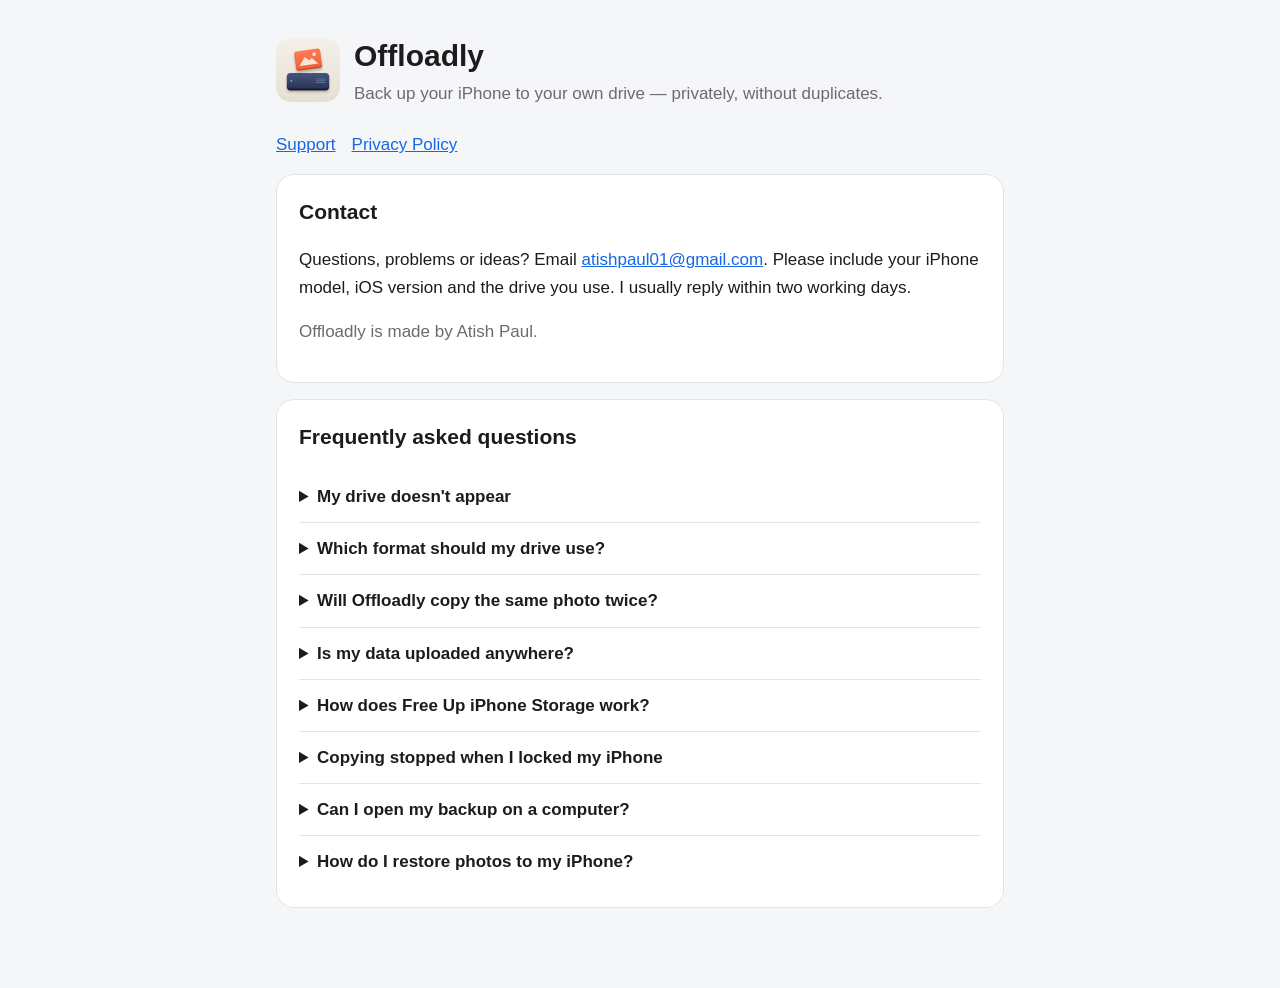
<file: index.html>
<!doctype html>
<html lang="en">
<head>
<meta charset="utf-8"><meta name="viewport" content="width=device-width, initial-scale=1">
<title>Offloadly Support</title>
<meta name="description" content="Help and support for Offloadly — back up iPhone photos, videos and files to a USB drive, SSD or SD card.">
<link rel="stylesheet" href="style.css">
</head>
<body><main>
<header><img src="icon.png" alt=""><div><h1>Offloadly</h1><div class="muted">Back up your iPhone to your own drive — privately, without duplicates.</div></div></header>
<nav><a href="index.html">Support</a><a href="privacy.html">Privacy Policy</a></nav>

<div class="card">
<h2 style="margin-top:0">Contact</h2>
<p>Questions, problems or ideas? Email <a href="mailto:atishpaul01@gmail.com?subject=Offloadly%20support">atishpaul01@gmail.com</a>. Please include your iPhone model, iOS version and the drive you use. I usually reply within two working days.</p>
<p class="muted">Offloadly is made by Atish Paul.</p>
</div>

<div class="card">
<h2 style="margin-top:0">Frequently asked questions</h2>
<details><summary>My drive doesn't appear</summary><p>Connect the drive, open the Files app and check it appears under Locations. If it doesn't, the drive may need more power (use a powered hub or the Lightning to USB 3 Camera Adapter connected to a charger) or a supported format (ExFAT or APFS). Then tap <b>Select Drive</b> in Offloadly and choose it.</p></details>
<details><summary>Which format should my drive use?</summary><p>ExFAT works with iPhone, Mac and Windows and stores files of any size. Avoid FAT32 — it can't store files of 4 GB or more, such as long videos. To protect the drive with a password, choose APFS (Encrypted). You can format in Files: long-press the drive → Erase.</p></details>
<details><summary>Will Offloadly copy the same photo twice?</summary><p>No. Offloadly recognises files already on your drive — even renamed or in other folders — by their content fingerprint (SHA-256), and skips them. Running a backup again only copies what's new.</p></details>
<details><summary>Is my data uploaded anywhere?</summary><p>No. Backups never use the internet. Files go only from your iPhone to the drive you choose. See the <a href="privacy.html">Privacy Policy</a>.</p></details>
<details><summary>How does Free Up iPhone Storage work?</summary><p>Offloadly lists photos and videos that are completely on your drive — original, Live Photo video, RAW and edits — and re-checks each file on the drive. When you confirm, they move to Recently Deleted in Photos for 30 days. If you use iCloud Photos, removing them also removes them from iCloud and your other devices.</p></details>
<details><summary>Copying stopped when I locked my iPhone</summary><p>On iOS 26 and later copying continues with the screen locked and shows progress on the Lock Screen. On earlier versions iOS limits background time, so Offloadly pauses safely and continues when you open it again — nothing is copied twice and no half-written files are left.</p></details>
<details><summary>Can I open my backup on a computer?</summary><p>Yes. Everything is plain files in Offloadly/Photos/Year/Month, readable on any Mac or PC without Offloadly. A report of each backup with every file's fingerprint is in Offloadly/Reports.</p></details>
<details><summary>How do I restore photos to my iPhone?</summary><p>Drive tab → Photos &amp; Videos → Select → Restore to iPhone. Live Photos are rebuilt from their photo and video, and items still on your iPhone are skipped.</p></details>
</div>
</main></body></html>
</file>
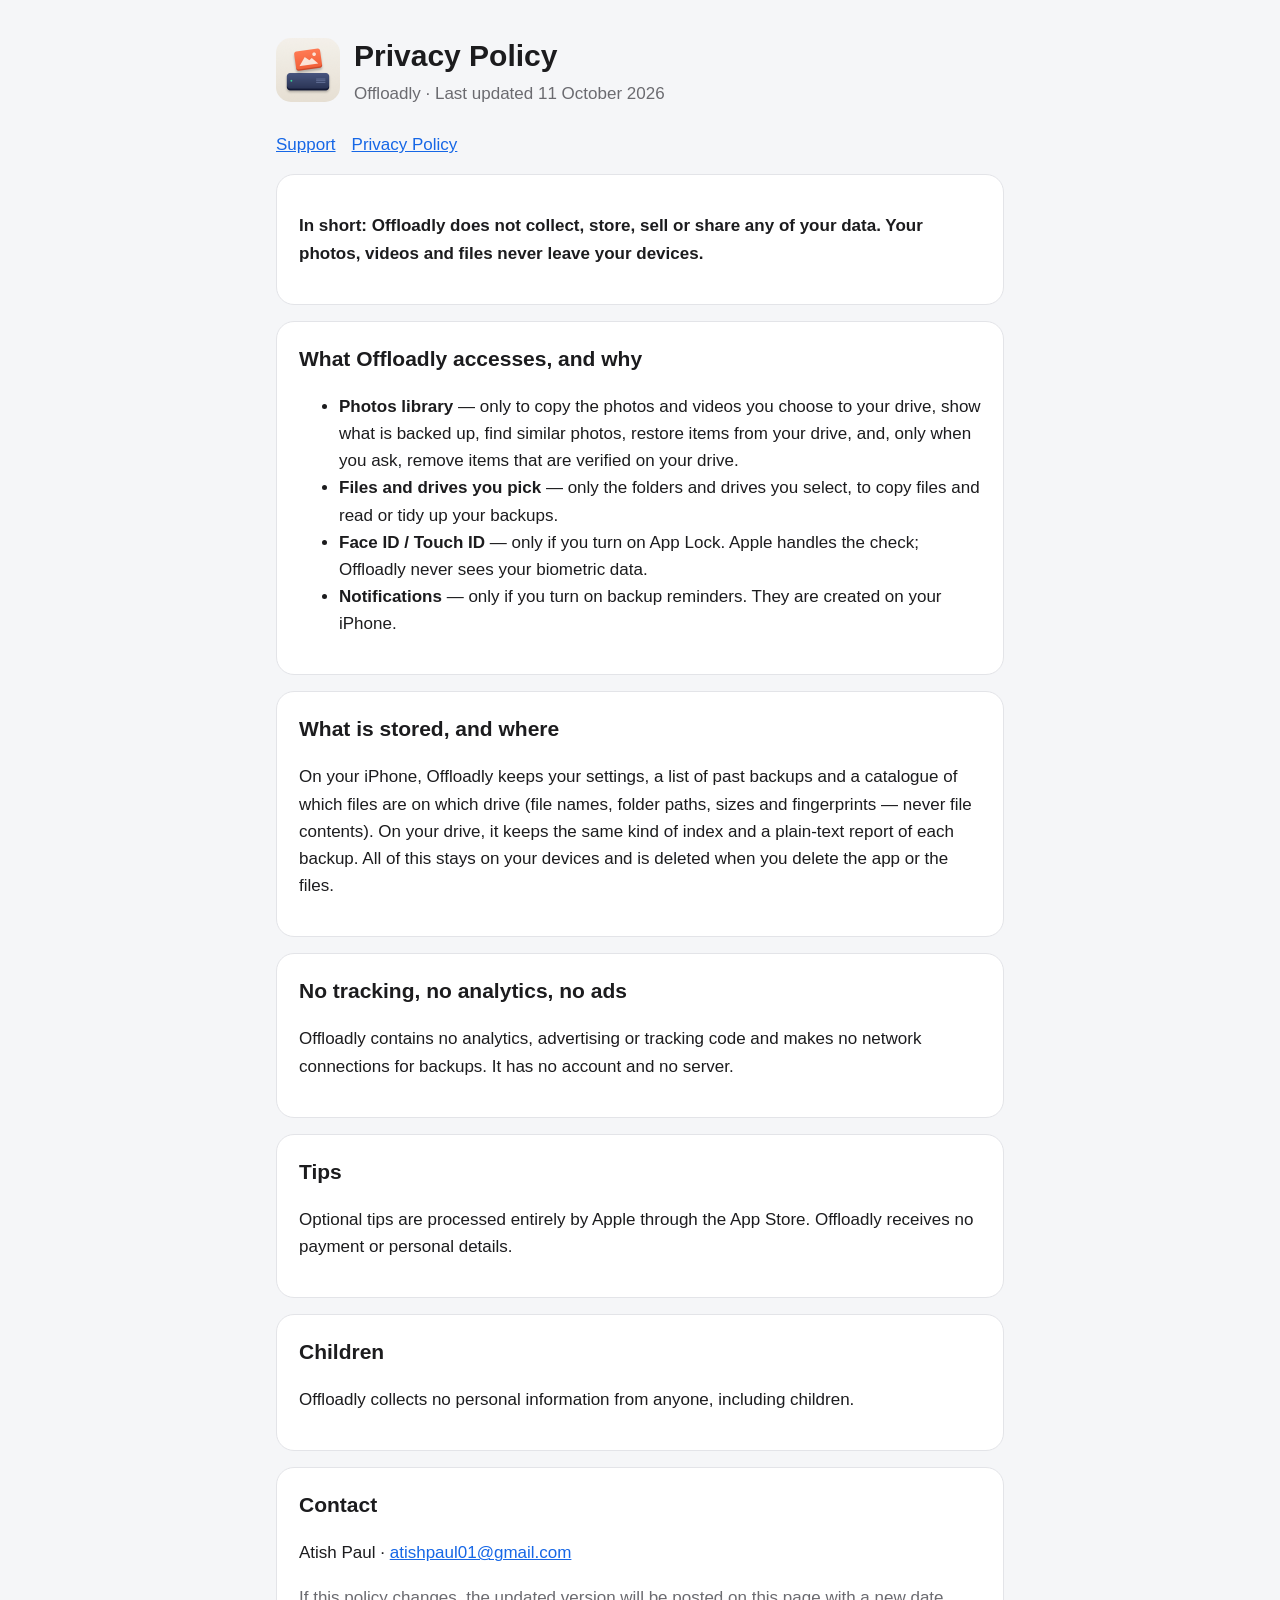
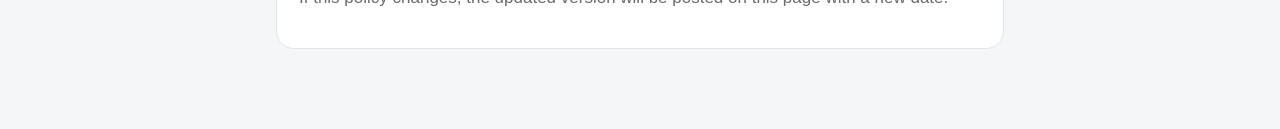
<file: privacy.html>
<!doctype html>
<html lang="en">
<head>
<meta charset="utf-8"><meta name="viewport" content="width=device-width, initial-scale=1">
<title>Offloadly Privacy Policy</title>
<link rel="stylesheet" href="style.css">
</head>
<body><main>
<header><img src="icon.png" alt=""><div><h1>Privacy Policy</h1><div class="muted">Offloadly · Last updated 11 October 2026</div></div></header>
<nav><a href="index.html">Support</a><a href="privacy.html">Privacy Policy</a></nav>

<div class="card">
<p><b>In short: Offloadly does not collect, store, sell or share any of your data. Your photos, videos and files never leave your devices.</b></p>
</div>

<div class="card">
<h2 style="margin-top:0">What Offloadly accesses, and why</h2>
<ul>
<li><b>Photos library</b> — only to copy the photos and videos you choose to your drive, show what is backed up, find similar photos, restore items from your drive, and, only when you ask, remove items that are verified on your drive.</li>
<li><b>Files and drives you pick</b> — only the folders and drives you select, to copy files and read or tidy up your backups.</li>
<li><b>Face ID / Touch ID</b> — only if you turn on App Lock. Apple handles the check; Offloadly never sees your biometric data.</li>
<li><b>Notifications</b> — only if you turn on backup reminders. They are created on your iPhone.</li>
</ul>
</div>

<div class="card">
<h2 style="margin-top:0">What is stored, and where</h2>
<p>On your iPhone, Offloadly keeps your settings, a list of past backups and a catalogue of which files are on which drive (file names, folder paths, sizes and fingerprints — never file contents). On your drive, it keeps the same kind of index and a plain-text report of each backup. All of this stays on your devices and is deleted when you delete the app or the files.</p>
</div>

<div class="card">
<h2 style="margin-top:0">No tracking, no analytics, no ads</h2>
<p>Offloadly contains no analytics, advertising or tracking code and makes no network connections for backups. It has no account and no server.</p>
</div>

<div class="card">
<h2 style="margin-top:0">Tips</h2>
<p>Optional tips are processed entirely by Apple through the App Store. Offloadly receives no payment or personal details.</p>
</div>

<div class="card">
<h2 style="margin-top:0">Children</h2>
<p>Offloadly collects no personal information from anyone, including children.</p>
</div>

<div class="card">
<h2 style="margin-top:0">Contact</h2>
<p>Atish Paul · <a href="mailto:atishpaul01@gmail.com?subject=Offloadly%20privacy">atishpaul01@gmail.com</a></p>
<p class="muted">If this policy changes, the updated version will be posted on this page with a new date.</p>
</div>
</main></body></html>
</file>
<file: style.css>
:root { --bg:#f5f6f8; --card:#fff; --text:#1c1c1e; --muted:#6b6b70; --accent:#1667e6; --border:#e3e4e8; }
@media (prefers-color-scheme: dark) { :root { --bg:#000; --card:#1c1c1e; --text:#f2f2f7; --muted:#9a9aa0; --accent:#4c99ff; --border:#2c2c2e; } }
* { box-sizing: border-box; }
body { margin:0; background:var(--bg); color:var(--text); font:17px/1.6 -apple-system, BlinkMacSystemFont, "Segoe UI", Roboto, sans-serif; }
main { max-width: 760px; margin: 0 auto; padding: 32px 16px 64px; }
header { display:flex; align-items:center; gap:14px; margin-bottom: 24px; }
header img { width:64px; height:64px; border-radius:15px; }
h1 { font-size: 30px; margin: 0; } h2 { font-size: 21px; margin-top: 32px; }
.card { background: var(--card); border:1px solid var(--border); border-radius: 18px; padding: 20px 22px; margin: 16px 0; }
.muted { color: var(--muted); } a { color: var(--accent); }
nav a { margin-right: 16px; }
details { border-top: 1px solid var(--border); padding: 12px 0; } details:first-of-type { border-top: 0; }
summary { cursor: pointer; font-weight: 600; }
</file>
